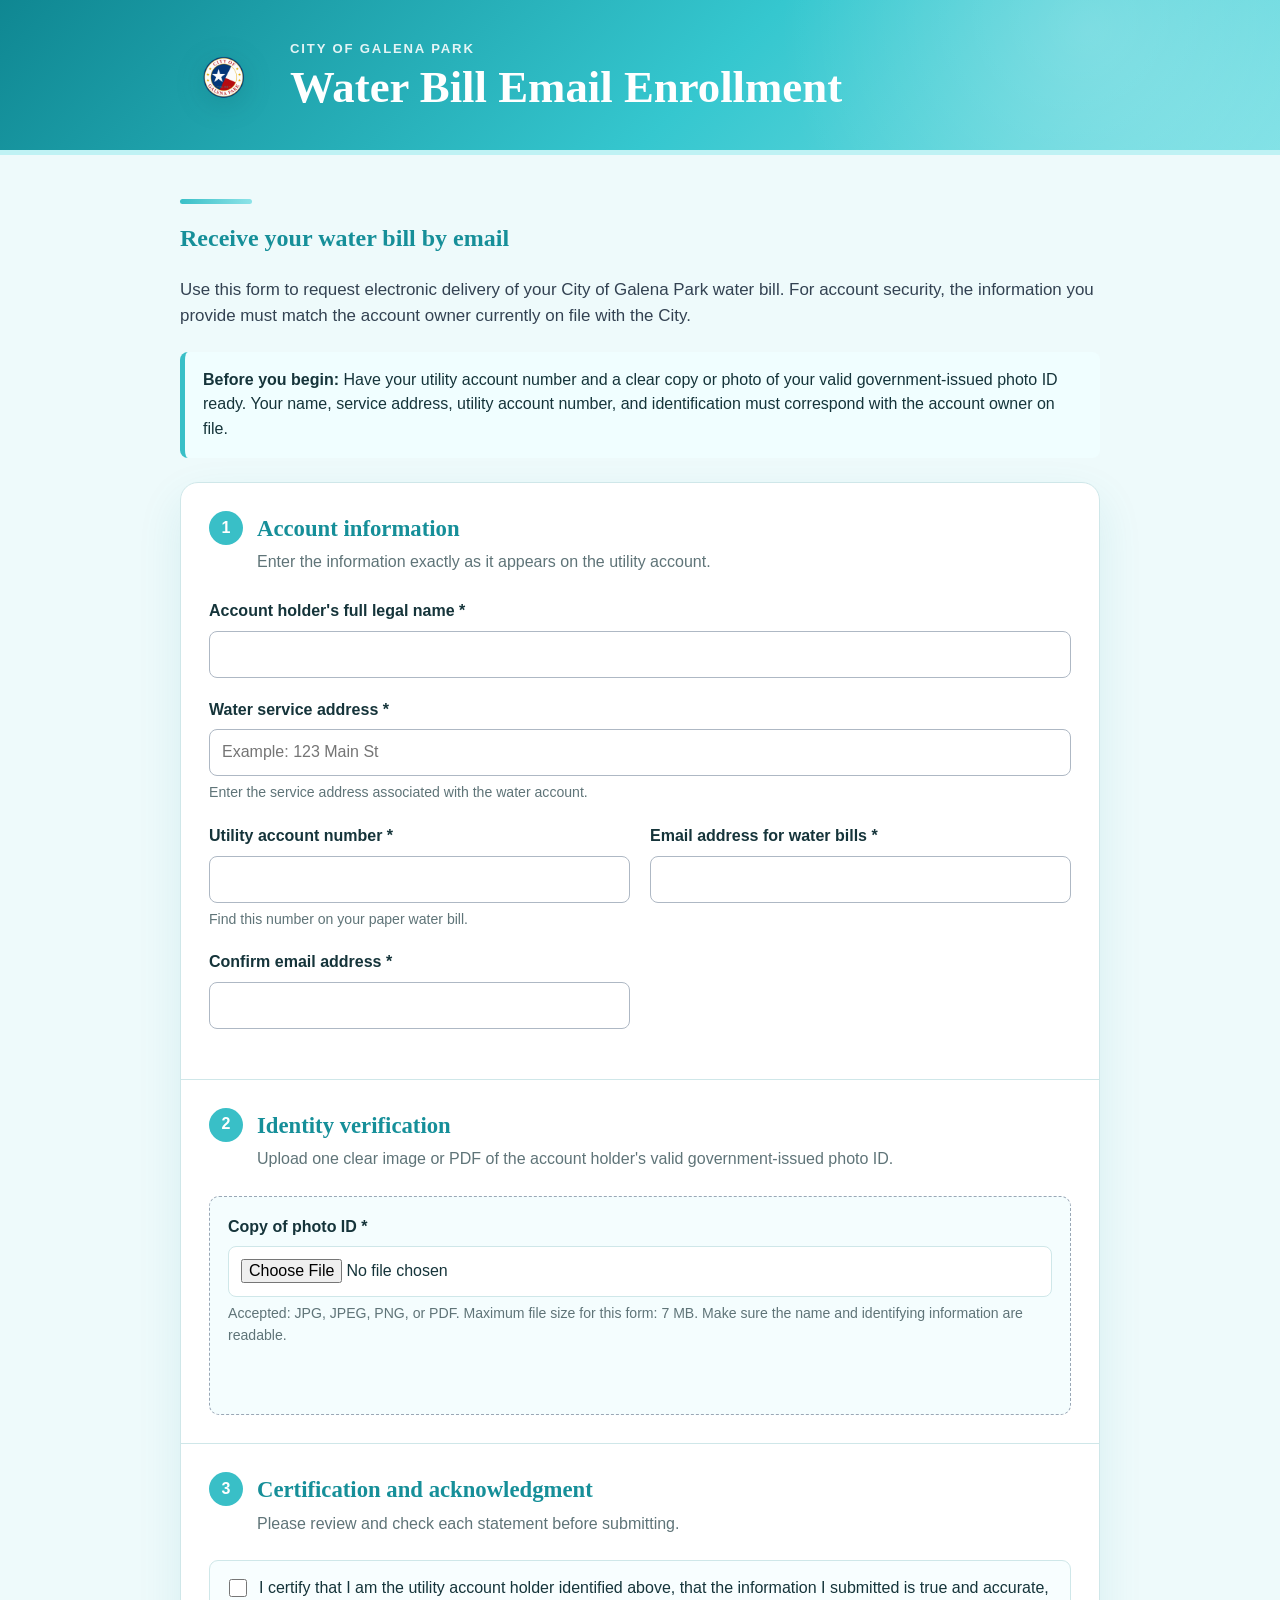
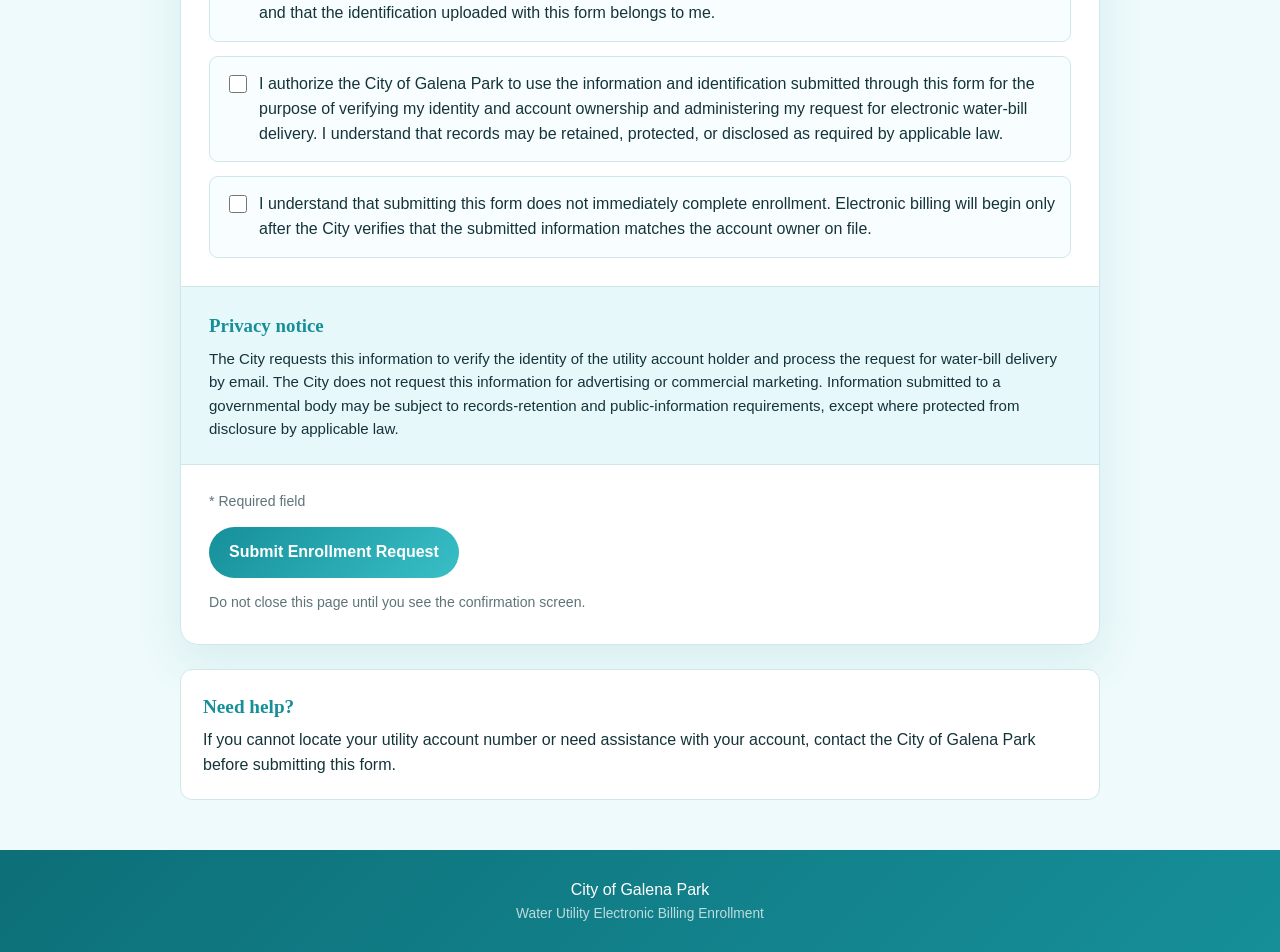
<file: index.html>
<!doctype html>
<html lang="en">
<head>
  <meta charset="utf-8">
  <meta name="viewport" content="width=device-width, initial-scale=1">
  <meta name="description" content="City of Galena Park water bill email enrollment form.">
  <title>Water Bill Email Enrollment | City of Galena Park</title>
  <link rel="stylesheet" href="styles.css">
</head>
<body>
  <a class="skip-link" href="#main">Skip to form</a>

  <header class="site-header">
    <div class="shell header-inner">
      <img class="city-logo" src="/city-logo.png" alt="City of Galena Park official logo">
      <div>
        <p class="eyebrow">City of Galena Park</p>
        <h1>Water Bill Email Enrollment</h1>
      </div>
    </div>
  </header>

  <main id="main" class="shell">
    <section class="intro" aria-labelledby="intro-heading">
      <h2 id="intro-heading">Receive your water bill by email</h2>
      <p>
        Use this form to request electronic delivery of your City of Galena Park water bill.
        For account security, the information you provide must match the account owner currently
        on file with the City.
      </p>

      <div class="notice" role="note">
        <strong>Before you begin:</strong>
        Have your utility account number and a clear copy or photo of your valid government-issued
        photo ID ready. Your name, service address, utility account number, and identification must
        correspond with the account owner on file.
      </div>
    </section>

    <form
      name="water-bill-email-enrollment"
      method="POST"
      action="/success.html"
      data-netlify="true"
      data-netlify-honeypot="bot-field"
      enctype="multipart/form-data"
      class="form-card"
      id="enrollment-form"
    >
      <input type="hidden" name="form-name" value="water-bill-email-enrollment">

      <p class="honeypot" aria-hidden="true">
        <label>Do not fill this out if you are human:
          <input name="bot-field" tabindex="-1" autocomplete="off">
        </label>
      </p>

      <section class="form-section" aria-labelledby="account-heading">
        <div class="section-heading">
          <span class="step">1</span>
          <div>
            <h2 id="account-heading">Account information</h2>
            <p>Enter the information exactly as it appears on the utility account.</p>
          </div>
        </div>

        <div class="field-grid">
          <div class="field field-full">
            <label for="full-name">Account holder's full legal name <span aria-hidden="true">*</span></label>
            <input id="full-name" name="account_holder_name" type="text" autocomplete="name" maxlength="120" required>
          </div>

          <div class="field field-full">
            <label for="service-address">Water service address <span aria-hidden="true">*</span></label>
            <input
              id="service-address"
              name="service_address"
              type="text"
              autocomplete="street-address"
              maxlength="180"
              placeholder="Example: 123 Main St"
              required
            >
            <small>Enter the service address associated with the water account.</small>
          </div>

          <div class="field">
            <label for="account-number">Utility account number <span aria-hidden="true">*</span></label>
            <input
              id="account-number"
              name="utility_account_number"
              type="text"
              inputmode="text"
              autocomplete="off"
              maxlength="40"
              required
            >
            <small>Find this number on your paper water bill.</small>
          </div>

          <div class="field">
            <label for="email">Email address for water bills <span aria-hidden="true">*</span></label>
            <input id="email" name="billing_email" type="email" autocomplete="email" maxlength="160" required>
          </div>

          <div class="field">
            <label for="confirm-email">Confirm email address <span aria-hidden="true">*</span></label>
            <input id="confirm-email" name="billing_email_confirmation" type="email" autocomplete="email" maxlength="160" required>
            <small id="email-match-message" class="validation-message" aria-live="polite"></small>
          </div>
        </div>
      </section>

      <section class="form-section" aria-labelledby="identity-heading">
        <div class="section-heading">
          <span class="step">2</span>
          <div>
            <h2 id="identity-heading">Identity verification</h2>
            <p>Upload one clear image or PDF of the account holder's valid government-issued photo ID.</p>
          </div>
        </div>

        <div class="upload-box">
          <label for="photo-id">Copy of photo ID <span aria-hidden="true">*</span></label>
          <input
            id="photo-id"
            name="photo_id"
            type="file"
            accept=".jpg,.jpeg,.png,.pdf,image/jpeg,image/png,application/pdf"
            required
          >
          <p class="file-help">
            Accepted: JPG, JPEG, PNG, or PDF. Maximum file size for this form: 7 MB.
            Make sure the name and identifying information are readable.
          </p>
          <p id="file-message" class="validation-message" aria-live="polite"></p>
        </div>
      </section>

      <section class="form-section" aria-labelledby="certification-heading">
        <div class="section-heading">
          <span class="step">3</span>
          <div>
            <h2 id="certification-heading">Certification and acknowledgment</h2>
            <p>Please review and check each statement before submitting.</p>
          </div>
        </div>

        <div class="checkbox-group">
          <label class="check-row">
            <input type="checkbox" name="identity_certification" value="Yes" required>
            <span>
              I certify that I am the utility account holder identified above, that the information
              I submitted is true and accurate, and that the identification uploaded with this form
              belongs to me.
            </span>
          </label>

          <label class="check-row">
            <input type="checkbox" name="data_use_acknowledgment" value="Yes" required>
            <span>
              I authorize the City of Galena Park to use the information and identification submitted
              through this form for the purpose of verifying my identity and account ownership and
              administering my request for electronic water-bill delivery. I understand that records
              may be retained, protected, or disclosed as required by applicable law.
            </span>
          </label>

          <label class="check-row">
            <input type="checkbox" name="verification_acknowledgment" value="Yes" required>
            <span>
              I understand that submitting this form does not immediately complete enrollment.
              Electronic billing will begin only after the City verifies that the submitted information
              matches the account owner on file.
            </span>
          </label>
        </div>
      </section>

      <div class="privacy-summary">
        <h2>Privacy notice</h2>
        <p>
          The City requests this information to verify the identity of the utility account holder and
          process the request for water-bill delivery by email. The City does not request this
          information for advertising or commercial marketing. Information submitted to a governmental
          body may be subject to records-retention and public-information requirements, except where
          protected from disclosure by applicable law.
        </p>
      </div>

      <div class="submit-area">
        <p class="required-note"><span aria-hidden="true">*</span> Required field</p>
        <button type="submit" id="submit-button">Submit Enrollment Request</button>
        <p class="submit-note">
          Do not close this page until you see the confirmation screen.
        </p>
      </div>
    </form>

    <section class="help">
      <h2>Need help?</h2>
      <p>
        If you cannot locate your utility account number or need assistance with your account,
        contact the City of Galena Park before submitting this form.
      </p>
    </section>
  </main>

  <footer class="site-footer">
    <div class="shell">
      <p>City of Galena Park</p>
      <p class="footer-small">Water Utility Electronic Billing Enrollment</p>
    </div>
  </footer>

  <script src="script.js" defer></script>
</body>
</html>
</file>
<file: styles.css>
* {
  box-sizing: border-box;
}

:root {
  --ink: #15343a;
  --muted: #5f7478;
  --line: #cfe7e9;
  --panel: #ffffff;
  --page: #eefafb;
  --brand: #39bfc7;
  --brand-dark: #168f99;
  --accent: #8de3e8;
  --accent-deep: #0d6f78;
  --danger: #a42828;
  --focus: #1698a3;
  --radius: 14px;
  --shadow: 0 12px 32px rgba(20, 36, 52, 0.08);
}

html {
  scroll-behavior: smooth;
}

body {
  margin: 0;
  color: var(--ink);
  background: var(--page);
  font-family: Inter, ui-sans-serif, -apple-system, BlinkMacSystemFont, "Segoe UI", sans-serif;
  line-height: 1.55;
}

.shell {
  width: min(920px, calc(100% - 32px));
  margin-inline: auto;
}

.skip-link {
  position: absolute;
  left: 12px;
  top: -60px;
  z-index: 1000;
  background: #fff;
  color: #000;
  padding: 10px 14px;
  border-radius: 8px;
}

.skip-link:focus {
  top: 12px;
}

.site-header {
  background:
    radial-gradient(circle at 85% 20%, rgba(255,255,255,.22), transparent 28%),
    linear-gradient(135deg, #0f8792, #35c7cf 55%, #7be0e5);
  color: #fff;
  border-bottom: 5px solid #bff2f4;
}

.header-inner {
  display: flex;
  align-items: center;
  gap: 18px;
  min-height: 150px;
  padding-block: 28px;
}

.city-logo {
  width: 92px;
  height: 92px;
  flex: 0 0 92px;
  object-fit: contain;
  filter: drop-shadow(0 6px 14px rgba(0, 70, 78, .18));
}

.eyebrow {
  margin: 0 0 4px;
  text-transform: uppercase;
  letter-spacing: .14em;
  font-size: .82rem;
  font-weight: 700;
  opacity: .88;
}

.site-header h1 {
  margin: 0;
  font-family: Georgia, "Times New Roman", serif;
  font-size: clamp(1.8rem, 5vw, 2.8rem);
  line-height: 1.08;
}

.intro {
  padding: 44px 0 24px;
}

.intro h2,
.help h2,
.privacy-summary h2 {
  margin-top: 0;
  font-family: Georgia, "Times New Roman", serif;
  color: var(--brand-dark);
}

.intro > p {
  font-size: 1.06rem;
  color: #334252;
}

.notice {
  margin-top: 22px;
  padding: 16px 18px;
  border-left: 5px solid var(--brand);
  border-radius: 8px;
  background: #f0feff;
}

.form-card {
  background: var(--panel);
  border: 1px solid var(--line);
  border-radius: 18px;
  box-shadow: 0 18px 45px rgba(23, 143, 153, .11);
  overflow: hidden;
}

.form-section {
  padding: 28px;
  border-bottom: 1px solid var(--line);
}

.section-heading {
  display: flex;
  align-items: flex-start;
  gap: 14px;
  margin-bottom: 24px;
}

.section-heading h2 {
  margin: 0 0 4px;
  color: var(--brand-dark);
  font-family: Georgia, "Times New Roman", serif;
  font-size: 1.42rem;
}

.section-heading p {
  margin: 0;
  color: var(--muted);
}

.step {
  display: grid;
  place-items: center;
  width: 34px;
  height: 34px;
  flex: 0 0 34px;
  border-radius: 50%;
  background: var(--brand);
  color: #fff;
  font-weight: 800;
}

.field-grid {
  display: grid;
  grid-template-columns: repeat(2, minmax(0, 1fr));
  gap: 20px;
}

.field-full {
  grid-column: 1 / -1;
}

.field label,
.upload-box > label {
  display: block;
  margin-bottom: 7px;
  font-weight: 700;
}

.field input,
.upload-box input[type="file"] {
  width: 100%;
  font: inherit;
}

.field input {
  min-height: 46px;
  padding: 10px 12px;
  color: var(--ink);
  background: #fff;
  border: 1px solid #aeb8c4;
  border-radius: 8px;
}

.field input:focus,
.upload-box input:focus,
.check-row input:focus {
  outline: 3px solid rgba(31, 111, 187, .22);
  outline-offset: 2px;
  border-color: var(--focus);
}

.field small,
.file-help {
  display: block;
  margin-top: 6px;
  color: var(--muted);
  font-size: .88rem;
}

.upload-box {
  padding: 18px;
  border: 1px dashed #9aa7b6;
  border-radius: 10px;
  background: #f4fdfe;
}

.upload-box input[type="file"] {
  padding: 12px;
  border: 1px solid var(--line);
  border-radius: 8px;
  background: #fff;
}

.checkbox-group {
  display: grid;
  gap: 14px;
}

.check-row {
  display: grid;
  grid-template-columns: 22px 1fr;
  gap: 12px;
  align-items: start;
  padding: 15px;
  border: 1px solid var(--line);
  border-radius: 9px;
  background: #f8feff;
  cursor: pointer;
}

.check-row input {
  width: 18px;
  height: 18px;
  margin-top: 3px;
}

.privacy-summary {
  margin: 0;
  padding: 24px 28px;
  background: #e7f8fa;
  border-bottom: 1px solid var(--line);
}

.privacy-summary h2 {
  font-size: 1.18rem;
  margin-bottom: 7px;
}

.privacy-summary p {
  margin: 0;
  font-size: .94rem;
}

.submit-area {
  padding: 26px 28px 30px;
}

.required-note {
  margin-top: 0;
  color: var(--muted);
  font-size: .88rem;
}

button {
  appearance: none;
  border: 0;
  border-radius: 999px;
  background: linear-gradient(135deg, var(--brand-dark), var(--brand));
  color: #fff;
  padding: 13px 20px;
  min-height: 48px;
  font: inherit;
  font-weight: 800;
  cursor: pointer;
}

button:hover {
  background: linear-gradient(135deg, #0c7580, #2bb8c0);
  transform: translateY(-1px);
}

button:focus-visible {
  outline: 3px solid rgba(31, 111, 187, .28);
  outline-offset: 3px;
}

button:disabled {
  cursor: wait;
  opacity: .7;
}

.submit-note {
  margin-bottom: 0;
  color: var(--muted);
  font-size: .88rem;
}

.validation-message {
  min-height: 1.1em;
  color: var(--danger) !important;
  font-weight: 650;
}

.help {
  margin: 24px 0 50px;
  padding: 22px;
  background: #fff;
  border: 1px solid var(--line);
  border-radius: 12px;
}

.help h2 {
  margin-bottom: 6px;
  font-size: 1.2rem;
}

.help p {
  margin: 0;
}

.site-footer {
  padding: 28px 0;
  color: #fff;
  background: linear-gradient(135deg, #0d6f78, #168f99);
  text-align: center;
}

.site-footer p {
  margin: 0;
}

.footer-small {
  opacity: .72;
  font-size: .86rem;
}

.honeypot {
  position: absolute !important;
  overflow: hidden !important;
  clip: rect(0 0 0 0) !important;
  clip-path: inset(50%) !important;
  height: 1px !important;
  width: 1px !important;
  margin: -1px !important;
  padding: 0 !important;
  border: 0 !important;
  white-space: nowrap !important;
}

.confirmation-card {
  margin: 52px auto;
  padding: 36px;
  background: #fff;
  border: 1px solid var(--line);
  border-radius: var(--radius);
  box-shadow: var(--shadow);
  text-align: center;
}

.confirmation-icon {
  display: grid;
  place-items: center;
  width: 62px;
  height: 62px;
  margin: 0 auto 18px;
  border-radius: 50%;
  background: #dcf8fa;
  font-size: 30px;
  font-weight: 800;
}

.confirmation-card h2 {
  margin: 0 0 10px;
  font-family: Georgia, "Times New Roman", serif;
  color: var(--brand-dark);
}

.confirmation-card p {
  color: #425160;
}

.back-link {
  display: inline-block;
  margin-top: 8px;
  color: var(--brand);
  font-weight: 700;
}

@media (max-width: 680px) {
  .header-inner {
    min-height: 125px;
  }

  .city-logo {
  width: 92px;
  height: 92px;
  flex: 0 0 92px;
  object-fit: contain;
  filter: drop-shadow(0 6px 14px rgba(0, 70, 78, .18));
}

  .field-grid {
    grid-template-columns: 1fr;
  }

  .field-full {
    grid-column: auto;
  }

  .form-section,
  .privacy-summary,
  .submit-area {
    padding-left: 20px;
    padding-right: 20px;
  }

  .section-heading {
    gap: 10px;
  }
}


.intro::before {
  content: "";
  display: block;
  width: 72px;
  height: 5px;
  margin-bottom: 16px;
  border-radius: 999px;
  background: linear-gradient(90deg, var(--brand), var(--accent));
}

.form-card,
.help,
.confirmation-card {
  backdrop-filter: blur(2px);
}
</file>
